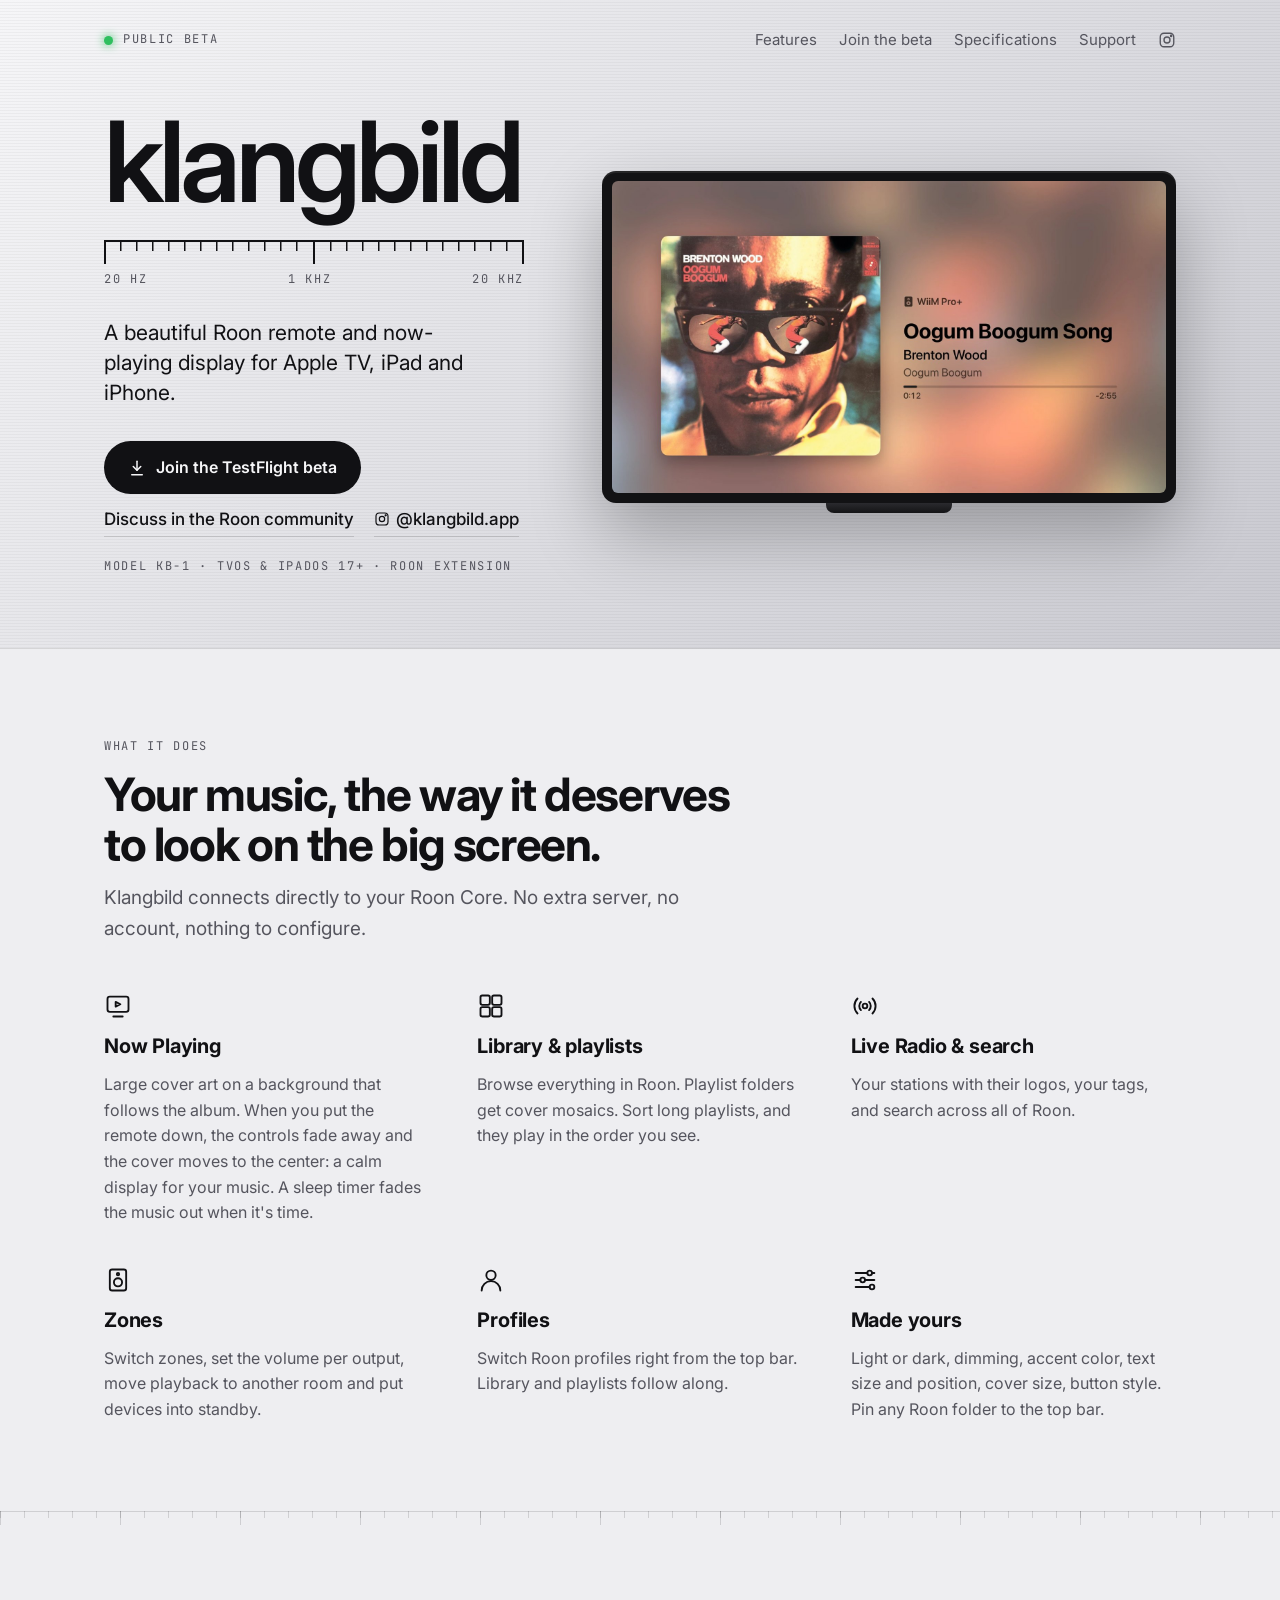
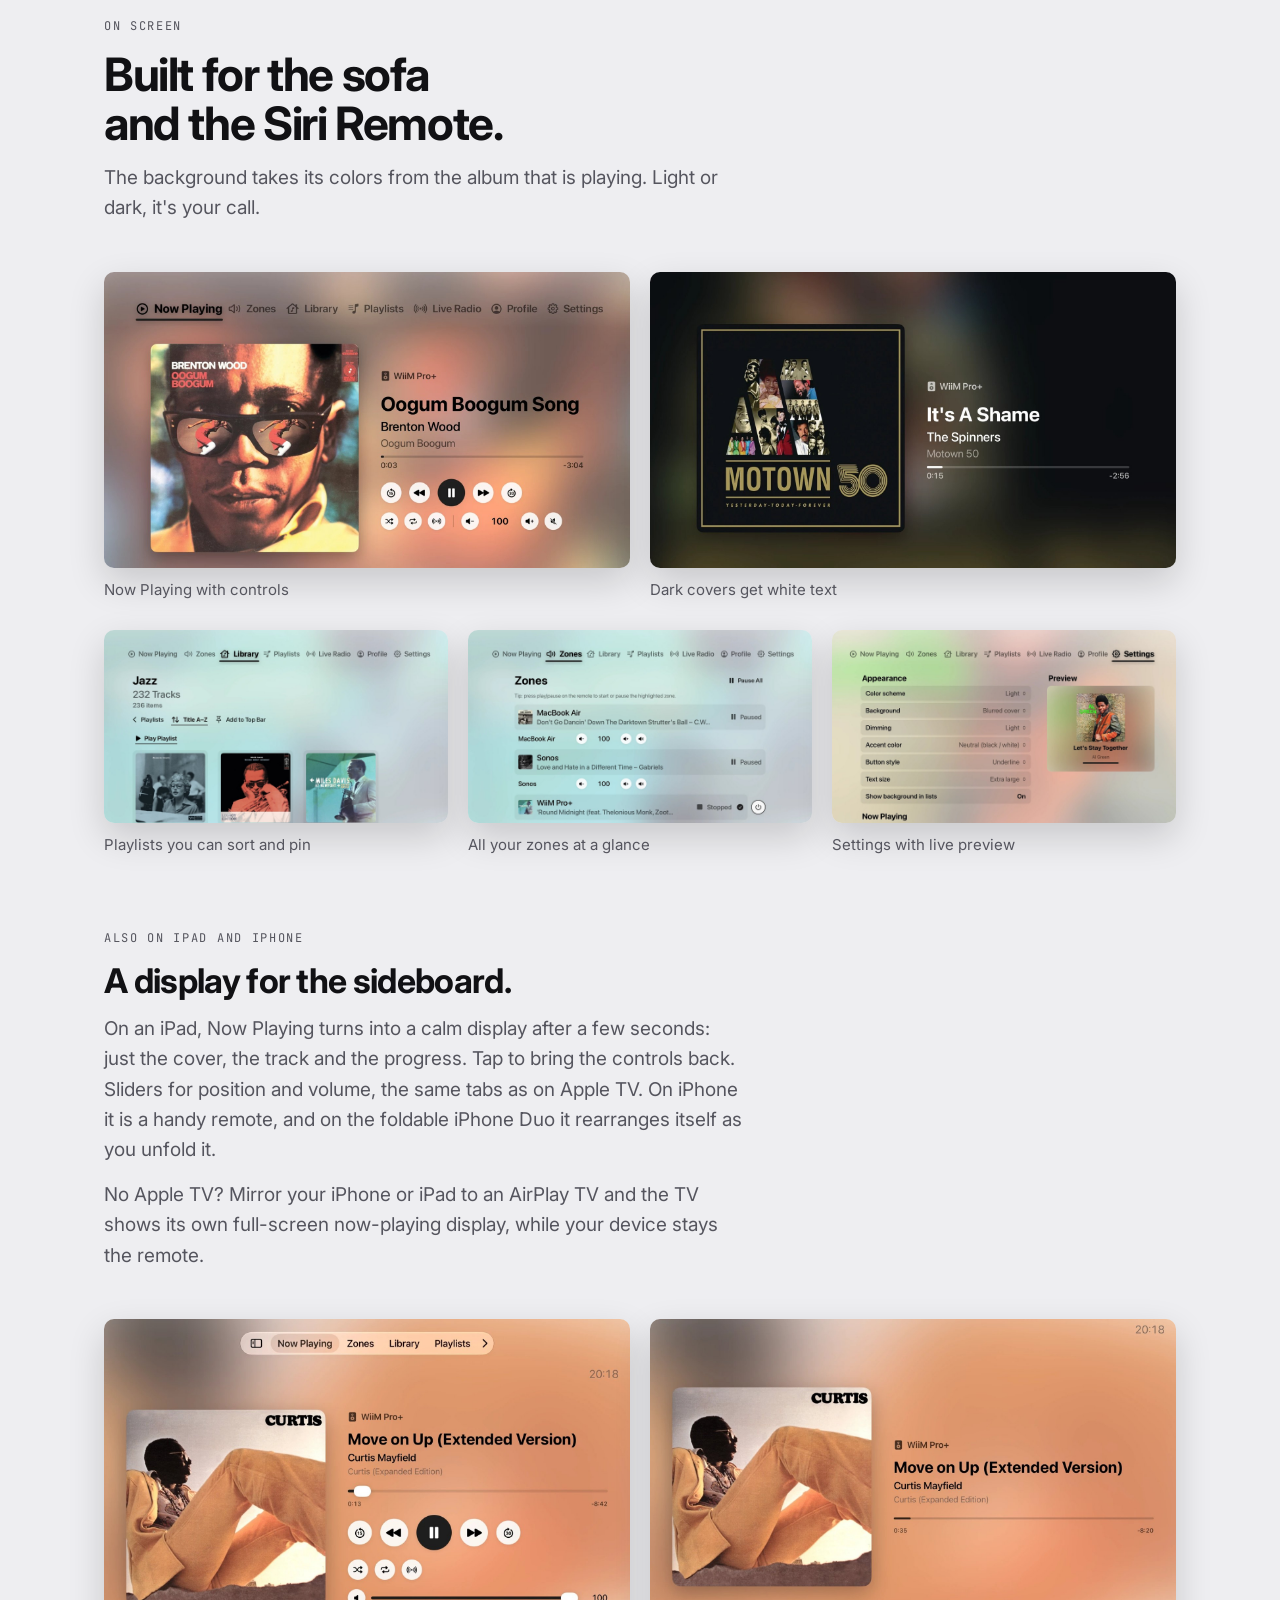
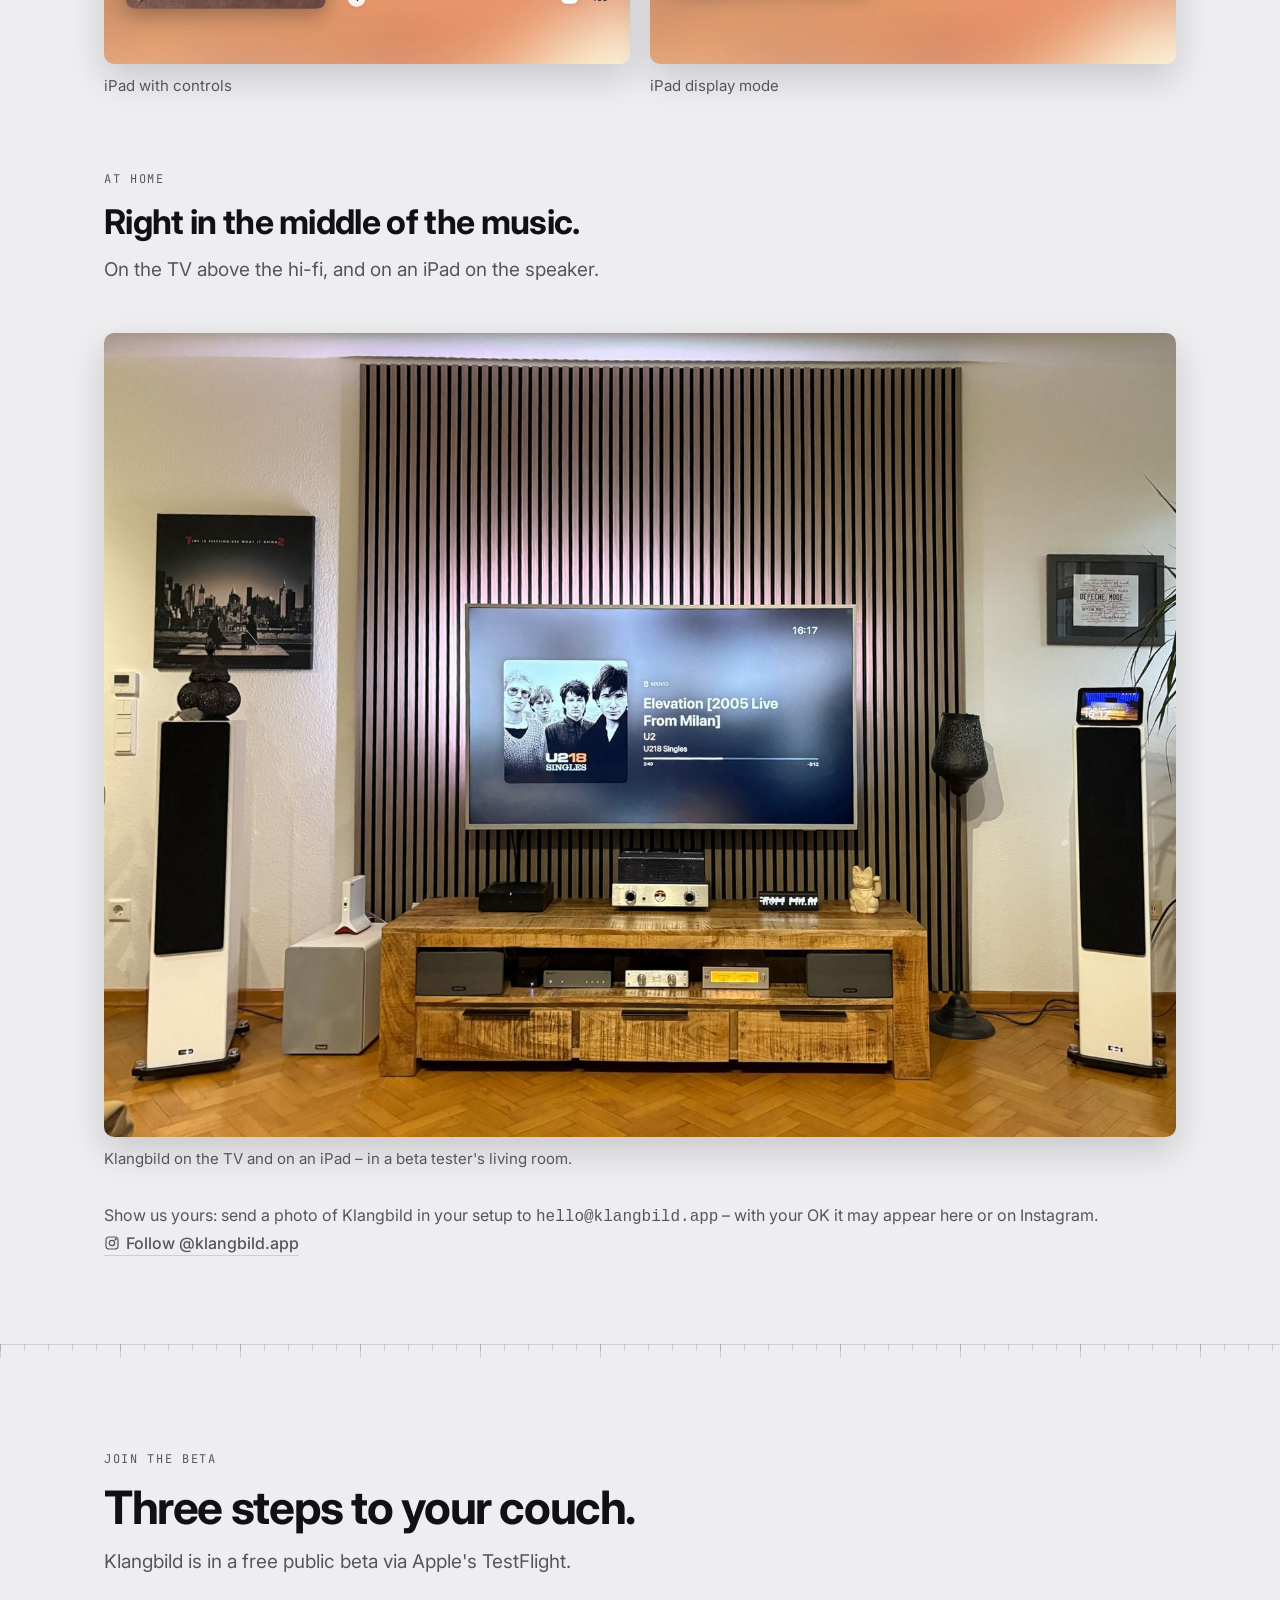
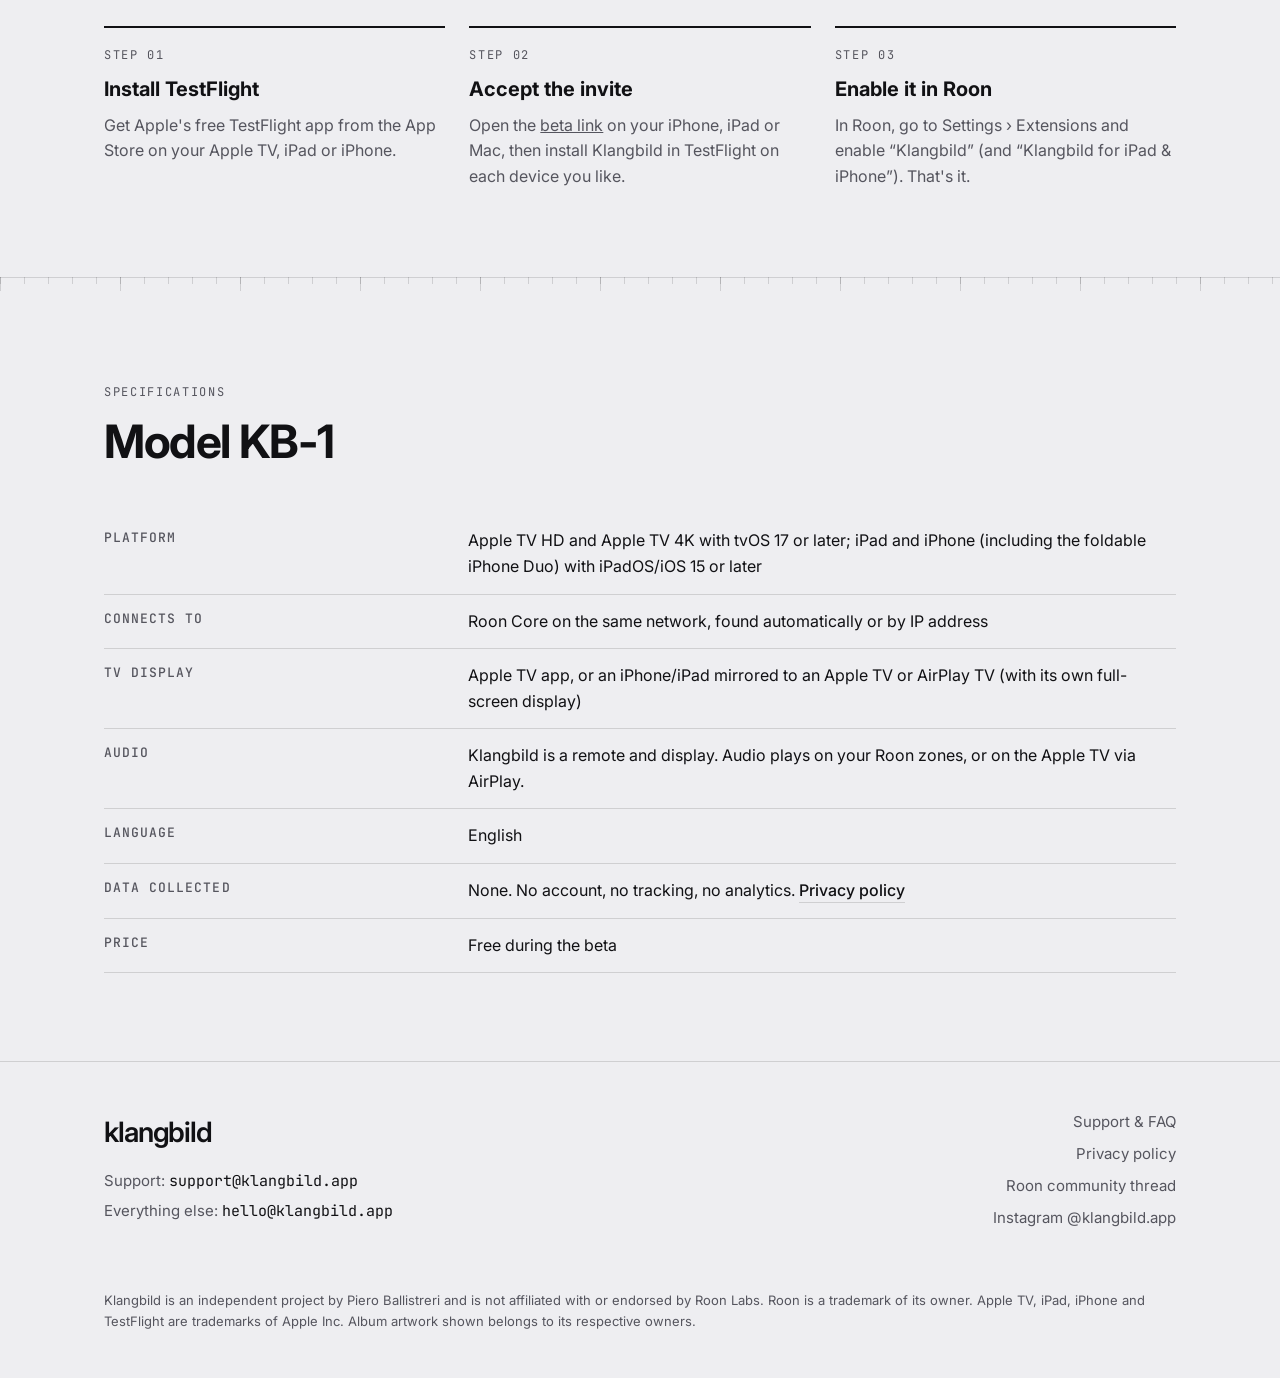
<file: index.html>
<!doctype html>
<html lang="en">
<head>
<meta charset="utf-8">
<meta name="viewport" content="width=device-width, initial-scale=1, viewport-fit=cover">
<title>Klangbild – Roon remote for Apple TV, iPad and iPhone</title>
<meta name="description" content="Klangbild is a beautiful, customizable Roon remote and now-playing display for Apple TV, iPad and iPhone. Free public beta on TestFlight.">
<link rel="canonical" href="https://klangbild.app/">
<meta property="og:title" content="Klangbild – Roon remote for Apple TV, iPad and iPhone">
<meta property="og:description" content="A beautiful Roon remote and now-playing display for Apple TV, iPad and iPhone. Free public beta on TestFlight.">
<meta property="og:image" content="https://klangbild.app/img/og-image.jpg">
<meta property="og:url" content="https://klangbild.app/">
<meta name="twitter:card" content="summary_large_image">
<link rel="icon" type="image/png" href="img/favicon.png">
<link rel="apple-touch-icon" href="img/apple-touch-icon.png">
<link rel="preconnect" href="https://fonts.googleapis.com">
<link rel="preconnect" href="https://fonts.gstatic.com" crossorigin>
<link rel="stylesheet" href="https://fonts.googleapis.com/css2?family=Inter:opsz,wght@14..32,400;14..32,500;14..32,600;14..32,700&family=JetBrains+Mono:wght@400;500&display=swap">
<link rel="stylesheet" href="assets/site.css">
</head>
<body>

<header class="panel">
  <div class="wrap">
    <div class="topbar">
      <span class="label led">Public beta</span>
      <nav aria-label="Main">
        <a href="#features">Features</a>
        <a href="#join">Join the beta</a>
        <a href="#specs">Specifications</a>
        <a href="support/">Support</a>
        <a class="nav-ig" href="https://www.instagram.com/klangbild.app/" aria-label="Instagram @klangbild.app" title="Instagram @klangbild.app"><svg width="18" height="18" viewBox="0 0 24 24" fill="none" stroke="currentColor" stroke-width="1.8" stroke-linecap="round" stroke-linejoin="round" aria-hidden="true"><rect x="3" y="3" width="18" height="18" rx="5"/><circle cx="12" cy="12" r="4"/><circle cx="17.5" cy="6.5" r="0.8" fill="currentColor"/></svg></a>
      </nav>
    </div>

    <div class="hero">
      <div>
        <h1 class="wordmark">klangbild</h1>
        <div class="scale" aria-hidden="true">
          <svg viewBox="0 0 420 26" preserveAspectRatio="none">
            <rect x="0" y="0" width="420" height="2" fill="currentColor"/>
            <g fill="currentColor">
              <rect x="0" y="2" width="2" height="22"/><rect x="209" y="2" width="2" height="22"/><rect x="418" y="2" width="2" height="22"/>
              <rect x="16" y="2" width="1.5" height="9"/><rect x="32" y="2" width="1.5" height="9"/><rect x="48" y="2" width="1.5" height="9"/>
              <rect x="64" y="2" width="1.5" height="9"/><rect x="80" y="2" width="1.5" height="9"/><rect x="96" y="2" width="1.5" height="9"/>
              <rect x="112" y="2" width="1.5" height="9"/><rect x="128" y="2" width="1.5" height="9"/><rect x="144" y="2" width="1.5" height="9"/>
              <rect x="160" y="2" width="1.5" height="9"/><rect x="176" y="2" width="1.5" height="9"/><rect x="192" y="2" width="1.5" height="9"/>
              <rect x="226" y="2" width="1.5" height="9"/><rect x="242" y="2" width="1.5" height="9"/><rect x="258" y="2" width="1.5" height="9"/>
              <rect x="274" y="2" width="1.5" height="9"/><rect x="290" y="2" width="1.5" height="9"/><rect x="306" y="2" width="1.5" height="9"/>
              <rect x="322" y="2" width="1.5" height="9"/><rect x="338" y="2" width="1.5" height="9"/><rect x="354" y="2" width="1.5" height="9"/>
              <rect x="370" y="2" width="1.5" height="9"/><rect x="386" y="2" width="1.5" height="9"/><rect x="402" y="2" width="1.5" height="9"/>
            </g>
          </svg>
          <div class="ends label"><span>20 Hz</span><span>1 kHz</span><span>20 kHz</span></div>
        </div>
        <p class="lede">A beautiful Roon remote and now-playing display for Apple&nbsp;TV, iPad and iPhone.</p>
        <div class="actions">
          <a class="button" href="https://testflight.apple.com/join/qXtEk1jB">
            <svg width="18" height="18" viewBox="0 0 24 24" fill="none" stroke="currentColor" stroke-width="2" stroke-linecap="round" stroke-linejoin="round" aria-hidden="true"><path d="M12 3v12"/><path d="m7 10 5 5 5-5"/><path d="M5 21h14"/></svg>
            Join the TestFlight beta
          </a>
          <a class="link" href="https://community.roonlabs.com/t/klangbild-a-modern-roon-remote-now-playing-display-for-apple-tv-public-beta/326924">Discuss in the Roon community</a>
          <a class="link" href="https://www.instagram.com/klangbild.app/"><svg width="16" height="16" viewBox="0 0 24 24" fill="none" stroke="currentColor" stroke-width="1.8" stroke-linecap="round" stroke-linejoin="round" aria-hidden="true" style="vertical-align:-2px;margin-right:6px"><rect x="3" y="3" width="18" height="18" rx="5"/><circle cx="12" cy="12" r="4"/><circle cx="17.5" cy="6.5" r="0.8" fill="currentColor"/></svg>@klangbild.app</a>
        </div>
        <p class="label model">Model KB-1 · tvOS &amp; iPadOS 17+ · Roon Extension</p>
      </div>

      <div>
        <div class="tv-frame">
          <img src="img/now-playing-display.jpg?v=2026110303" width="1600" height="900" alt="Klangbild on Apple TV: Now Playing as a calm display with album cover, track details and progress">
        </div>
        <div class="tv-stand" aria-hidden="true"></div>
      </div>
    </div>
  </div>
</header>

<main>
  <section id="features">
    <div class="wrap">
      <div class="section-head">
        <span class="label">What it does</span>
        <h2>Your music, the way it deserves to look on the big screen.</h2>
        <p>Klangbild connects directly to your Roon Core. No extra server, no account, nothing to configure.</p>
      </div>
      <div class="features">
        <div class="feature">
          <svg viewBox="0 0 24 24" fill="none" stroke="currentColor" stroke-width="1.6" stroke-linecap="round" stroke-linejoin="round" aria-hidden="true"><rect x="3" y="4" width="18" height="13" rx="2"/><path d="M8 21h8"/><path d="m10 8.5 4 2-4 2z"/></svg>
          <h3>Now Playing</h3>
          <p>Large cover art on a background that follows the album. When you put the remote down, the controls fade away and the cover moves to the center: a calm display for your music. A sleep timer fades the music out when it's time.</p>
        </div>
        <div class="feature">
          <svg viewBox="0 0 24 24" fill="none" stroke="currentColor" stroke-width="1.6" stroke-linecap="round" stroke-linejoin="round" aria-hidden="true"><rect x="3" y="3" width="8" height="8" rx="1.5"/><rect x="13" y="3" width="8" height="8" rx="1.5"/><rect x="3" y="13" width="8" height="8" rx="1.5"/><rect x="13" y="13" width="8" height="8" rx="1.5"/></svg>
          <h3>Library &amp; playlists</h3>
          <p>Browse everything in Roon. Playlist folders get cover mosaics. Sort long playlists, and they play in the order you see.</p>
        </div>
        <div class="feature">
          <svg viewBox="0 0 24 24" fill="none" stroke="currentColor" stroke-width="1.6" stroke-linecap="round" stroke-linejoin="round" aria-hidden="true"><circle cx="12" cy="12" r="2"/><path d="M8.5 15.5a5 5 0 0 1 0-7"/><path d="M15.5 8.5a5 5 0 0 1 0 7"/><path d="M5.6 18.4a9 9 0 0 1 0-12.8"/><path d="M18.4 5.6a9 9 0 0 1 0 12.8"/></svg>
          <h3>Live Radio &amp; search</h3>
          <p>Your stations with their logos, your tags, and search across all of Roon.</p>
        </div>
        <div class="feature">
          <svg viewBox="0 0 24 24" fill="none" stroke="currentColor" stroke-width="1.6" stroke-linecap="round" stroke-linejoin="round" aria-hidden="true"><rect x="5" y="3" width="14" height="18" rx="2"/><circle cx="12" cy="14" r="3.5"/><circle cx="12" cy="7" r="1"/></svg>
          <h3>Zones</h3>
          <p>Switch zones, set the volume per output, move playback to another room and put devices into standby.</p>
        </div>
        <div class="feature">
          <svg viewBox="0 0 24 24" fill="none" stroke="currentColor" stroke-width="1.6" stroke-linecap="round" stroke-linejoin="round" aria-hidden="true"><circle cx="12" cy="8" r="4"/><path d="M4 21a8 8 0 0 1 16 0"/></svg>
          <h3>Profiles</h3>
          <p>Switch Roon profiles right from the top bar. Library and playlists follow along.</p>
        </div>
        <div class="feature">
          <svg viewBox="0 0 24 24" fill="none" stroke="currentColor" stroke-width="1.6" stroke-linecap="round" stroke-linejoin="round" aria-hidden="true"><path d="M4 6h10"/><path d="M18 6h2"/><circle cx="16" cy="6" r="2"/><path d="M4 12h4"/><path d="M12 12h8"/><circle cx="10" cy="12" r="2"/><path d="M4 18h12"/><circle cx="18" cy="18" r="2"/></svg>
          <h3>Made yours</h3>
          <p>Light or dark, dimming, accent color, text size and position, cover size, button style. Pin any Roon folder to the top bar.</p>
        </div>
      </div>
    </div>
  </section>

  <hr class="rule">

  <section aria-labelledby="gallery-title">
    <div class="wrap">
      <div class="section-head">
        <span class="label">On screen</span>
        <h2 id="gallery-title">Built for the sofa and the Siri Remote.</h2>
        <p>The background takes its colors from the album that is playing. Light or dark, it's your call.</p>
      </div>
      <div class="gallery">
        <div class="row two">
          <figure>
            <img src="img/now-playing-controls.jpg?v=2026110303" width="1600" height="900" loading="lazy" alt="Now Playing with top bar and playback controls">
            <figcaption>Now Playing with controls</figcaption>
          </figure>
          <figure>
            <img src="img/now-playing-display-2.jpg?v=2026110303" width="1600" height="900" loading="lazy" alt="Display mode with a dark cover: white text on a dark background">
            <figcaption>Dark covers get white text</figcaption>
          </figure>
        </div>
        <div class="row three">
          <figure>
            <img src="img/library.jpg?v=2026110303" width="1600" height="900" loading="lazy" alt="A jazz playlist sorted by title, with Back, Sort and Add to Top Bar above the album covers">
            <figcaption>Playlists you can sort and pin</figcaption>
          </figure>
          <figure>
            <img src="img/zones.jpg?v=2026110303" width="1600" height="900" loading="lazy" alt="Zones: three zones with playback state, volume controls and a standby button">
            <figcaption>All your zones at a glance</figcaption>
          </figure>
          <figure>
            <img src="img/settings.jpg?v=2026110303" width="1600" height="900" loading="lazy" alt="Settings: appearance options such as color scheme, background, accent color, button style and text size, with a live preview">
            <figcaption>Settings with live preview</figcaption>
          </figure>
        </div>
      </div>
      <div class="section-head ipad-head">
        <span class="label">Also on iPad and iPhone</span>
        <h3>A display for the sideboard.</h3>
        <p>On an iPad, Now Playing turns into a calm display after a few seconds: just the cover, the track and the progress. Tap to bring the controls back. Sliders for position and volume, the same tabs as on Apple TV. On iPhone it is a handy remote, and on the foldable iPhone Duo it rearranges itself as you unfold it.</p>
        <p>No Apple TV? Mirror your iPhone or iPad to an AirPlay TV and the TV shows its own full-screen now-playing display, while your device stays the remote.</p>
      </div>
      <div class="gallery">
        <div class="row two ipad">
          <figure>
            <img src="img/ipad-now-playing.jpg?v=2026110401" width="1600" height="1050" loading="lazy" alt="Klangbild on iPad: Now Playing with tab bar, sliders and playback controls">
            <figcaption>iPad with controls</figcaption>
          </figure>
          <figure>
            <img src="img/ipad-display-mode.jpg?v=2026110401" width="1600" height="1050" loading="lazy" alt="Klangbild on iPad in display mode: cover, title, artist and a slim progress line">
            <figcaption>iPad display mode</figcaption>
          </figure>
        </div>
      </div>
      <div class="section-head ipad-head">
        <span class="label">At home</span>
        <h3>Right in the middle of the music.</h3>
        <p>On the TV above the hi-fi, and on an iPad on the speaker.</p>
      </div>
      <div class="gallery">
        <figure class="home-photo">
          <img src="img/living-room.jpg?v=2026110902" width="1600" height="1200" loading="lazy" alt="A living room with a hi-fi system: Klangbild shows U2 on the TV above the rack, and an iPad with Klangbild stands on one of the speakers">
          <figcaption>Klangbild on the TV and on an iPad &ndash; in a beta tester's living room.</figcaption>
        </figure>
        <p class="share-setup">Show us yours: send a photo of Klangbild in your setup to <code>hello@klangbild.app</code> &ndash; with your OK it may appear here or on Instagram. <a class="link" href="https://www.instagram.com/klangbild.app/"><svg width="16" height="16" viewBox="0 0 24 24" fill="none" stroke="currentColor" stroke-width="1.8" stroke-linecap="round" stroke-linejoin="round" aria-hidden="true" style="vertical-align:-2px;margin-right:6px"><rect x="3" y="3" width="18" height="18" rx="5"/><circle cx="12" cy="12" r="4"/><circle cx="17.5" cy="6.5" r="0.8" fill="currentColor"/></svg>Follow @klangbild.app</a></p>
      </div>
    </div>
  </section>

  <hr class="rule">

  <section id="join">
    <div class="wrap">
      <div class="section-head">
        <span class="label">Join the beta</span>
        <h2>Three steps to your couch.</h2>
        <p>Klangbild is in a free public beta via Apple's TestFlight.</p>
      </div>
      <div class="steps">
        <div class="step">
          <span class="label">Step</span>
          <h3>Install TestFlight</h3>
          <p>Get Apple's free TestFlight app from the App Store on your Apple TV, iPad or iPhone.</p>
        </div>
        <div class="step">
          <span class="label">Step</span>
          <h3>Accept the invite</h3>
          <p>Open the <a href="https://testflight.apple.com/join/qXtEk1jB">beta link</a> on your iPhone, iPad or Mac, then install Klangbild in TestFlight on each device you like.</p>
        </div>
        <div class="step">
          <span class="label">Step</span>
          <h3>Enable it in Roon</h3>
          <p>In Roon, go to Settings › Extensions and enable “Klangbild” (and “Klangbild for iPad &amp; iPhone”). That's it.</p>
        </div>
      </div>
    </div>
  </section>

  <hr class="rule">

  <section id="specs">
    <div class="wrap">
      <div class="section-head">
        <span class="label">Specifications</span>
        <h2>Model KB-1</h2>
      </div>
      <div class="specs-wrap">
        <table class="specs">
          <tbody>
            <tr><th scope="row">Platform</th><td>Apple TV HD and Apple TV 4K with tvOS 17 or later; iPad and iPhone (including the foldable iPhone Duo) with iPadOS/iOS 15 or later</td></tr>
            <tr><th scope="row">Connects to</th><td>Roon Core on the same network, found automatically or by IP address</td></tr>
            <tr><th scope="row">TV display</th><td>Apple TV app, or an iPhone/iPad mirrored to an Apple TV or AirPlay TV (with its own full-screen display)</td></tr>
            <tr><th scope="row">Audio</th><td>Klangbild is a remote and display. Audio plays on your Roon zones, or on the Apple TV via AirPlay.</td></tr>
            <tr><th scope="row">Language</th><td>English</td></tr>
            <tr><th scope="row">Data collected</th><td>None. No account, no tracking, no analytics. <a class="link" href="privacy/">Privacy policy</a></td></tr>
            <tr><th scope="row">Price</th><td>Free during the beta</td></tr>
          </tbody>
        </table>
      </div>
    </div>
  </section>
</main>

<footer>
  <div class="wrap">
    <div>
      <div class="footer-mark">klangbild</div>
      <div class="contact">
        <span>Support: <code>support@klangbild.app</code></span>
        <span>Everything else: <code>hello@klangbild.app</code></span>
      </div>
    </div>
    <div class="footer-links">
      <a href="support/">Support &amp; FAQ</a>
      <a href="privacy/">Privacy policy</a>
      <a href="https://community.roonlabs.com/t/klangbild-a-modern-roon-remote-now-playing-display-for-apple-tv-public-beta/326924">Roon community thread</a>
      <a href="https://www.instagram.com/klangbild.app/">Instagram @klangbild.app</a>
    </div>
    <p class="fine">Klangbild is an independent project by Piero Ballistreri and is not affiliated with or endorsed by Roon Labs. Roon is a trademark of its owner. Apple TV, iPad, iPhone and TestFlight are trademarks of Apple Inc. Album artwork shown belongs to its respective owners.</p>
  </div>
</footer>

</body>
</html>
</file>
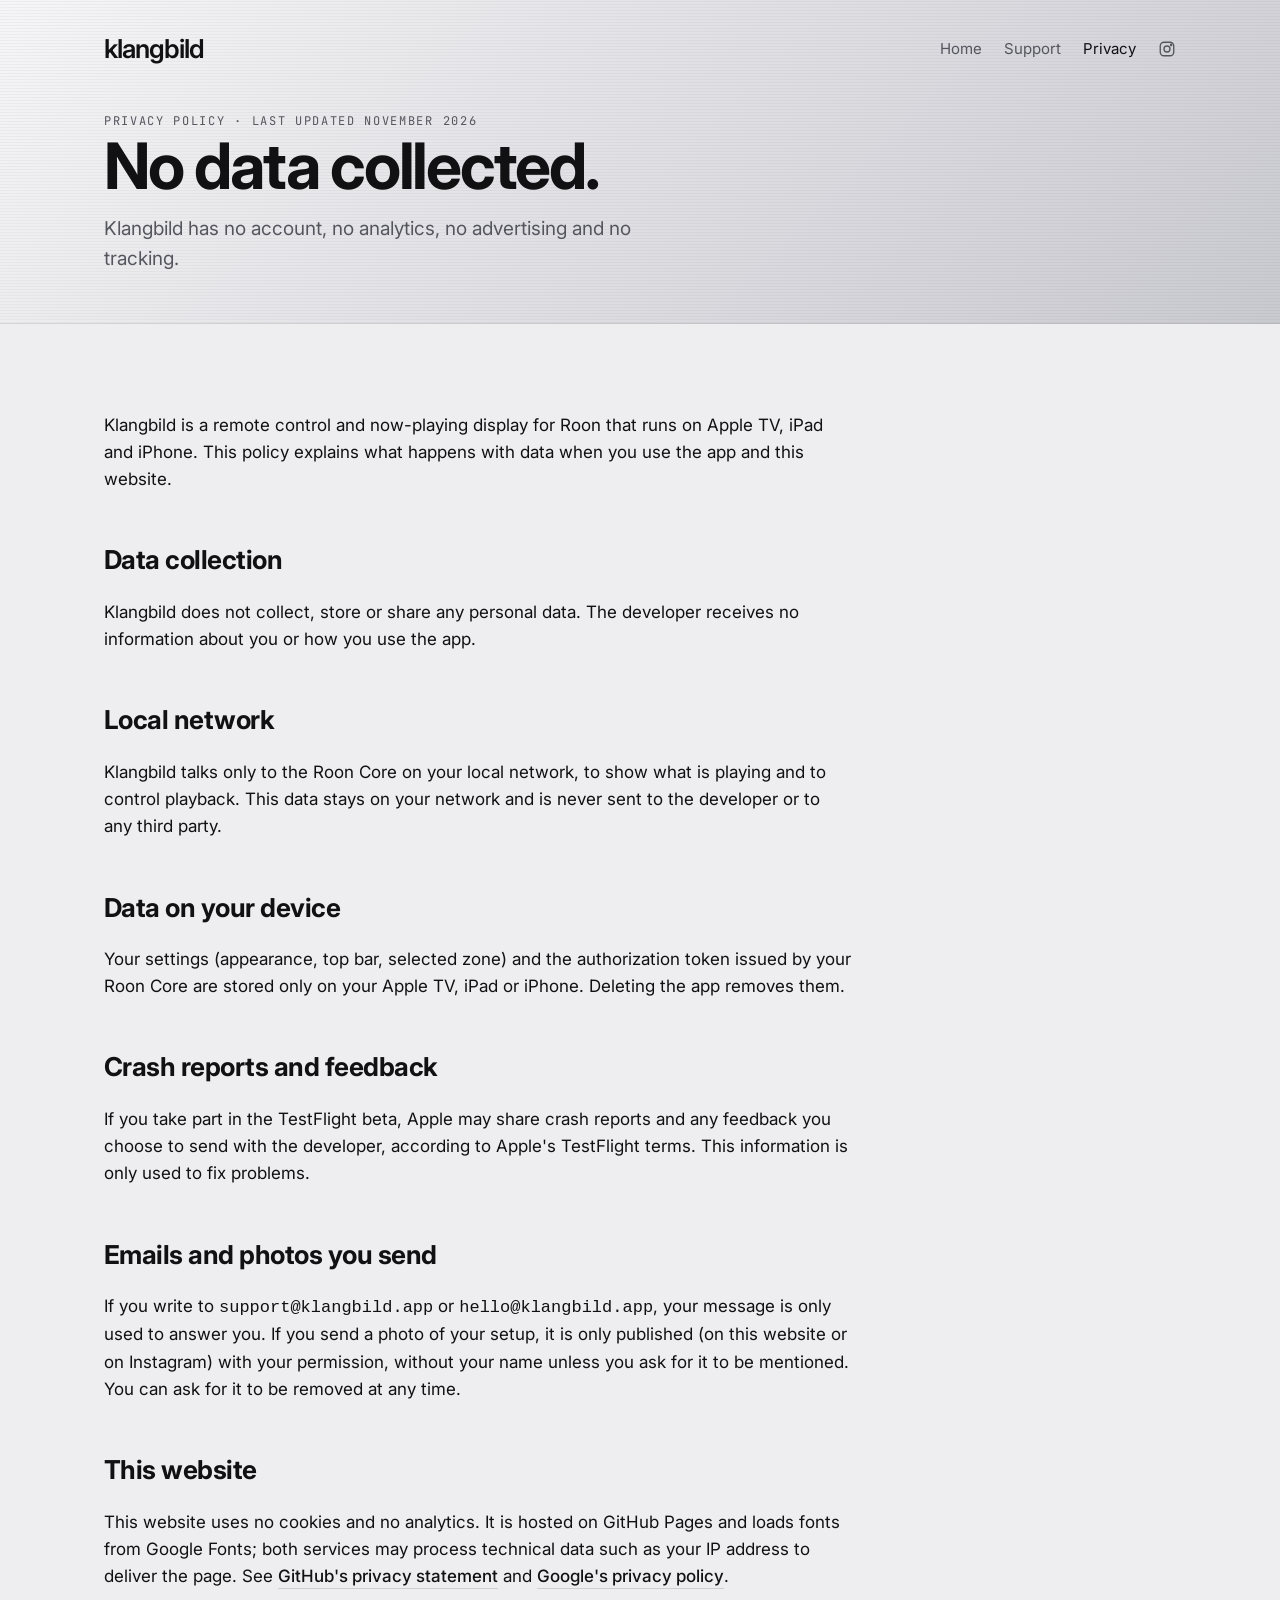
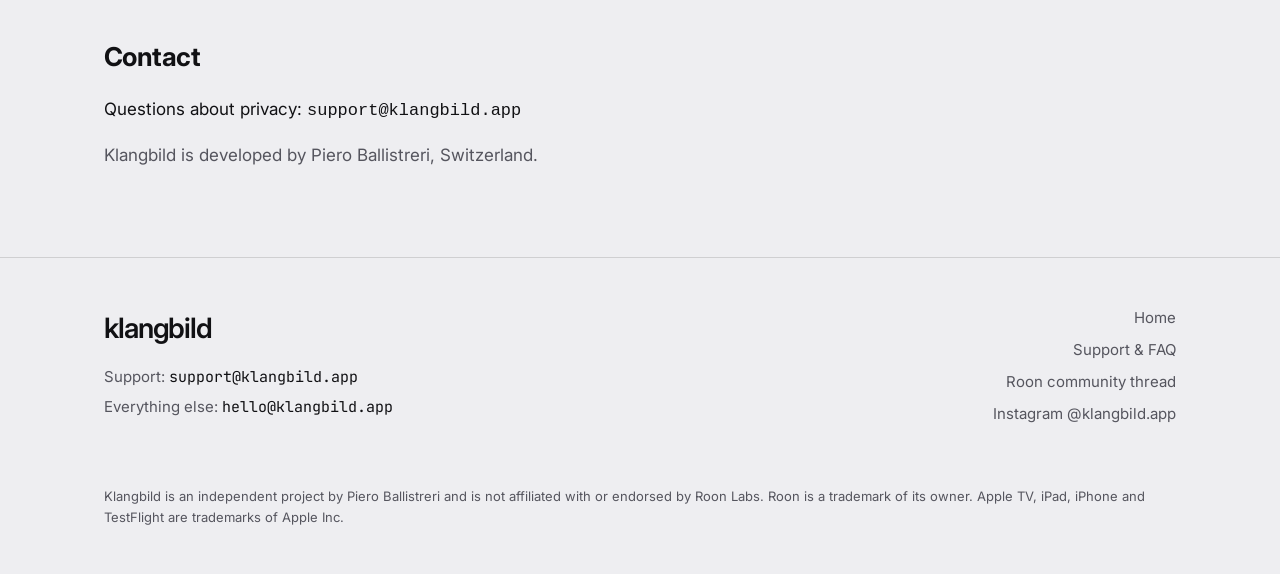
<file: privacy/index.html>
<!doctype html>
<html lang="en">
<head>
<meta charset="utf-8">
<meta name="viewport" content="width=device-width, initial-scale=1, viewport-fit=cover">
<title>Klangbild Privacy Policy</title>
<meta name="description" content="Klangbild does not collect any personal data.">
<link rel="canonical" href="https://klangbild.app/privacy/">
<link rel="icon" type="image/png" href="../img/favicon.png">
<link rel="apple-touch-icon" href="../img/apple-touch-icon.png">
<link rel="preconnect" href="https://fonts.googleapis.com">
<link rel="preconnect" href="https://fonts.gstatic.com" crossorigin>
<link rel="stylesheet" href="https://fonts.googleapis.com/css2?family=Inter:opsz,wght@14..32,400;14..32,500;14..32,600;14..32,700&family=JetBrains+Mono:wght@400;500&display=swap">
<link rel="stylesheet" href="../assets/site.css">
</head>
<body>

<header class="panel compact">
  <div class="wrap">
    <div class="topbar">
      <a class="home mini-mark" href="../">klangbild</a>
      <nav aria-label="Main">
        <a href="../">Home</a>
        <a href="../support/">Support</a>
        <a href="./" aria-current="page">Privacy</a>
        <a class="nav-ig" href="https://www.instagram.com/klangbild.app/" aria-label="Instagram @klangbild.app" title="Instagram @klangbild.app"><svg width="18" height="18" viewBox="0 0 24 24" fill="none" stroke="currentColor" stroke-width="1.8" stroke-linecap="round" stroke-linejoin="round" aria-hidden="true"><rect x="3" y="3" width="18" height="18" rx="5"/><circle cx="12" cy="12" r="4"/><circle cx="17.5" cy="6.5" r="0.8" fill="currentColor"/></svg></a>
      </nav>
    </div>
    <div>
      <span class="label">Privacy policy · Last updated November 2026</span>
      <h1 class="page-title">No data collected.</h1>
      <p class="page-lede">Klangbild has no account, no analytics, no advertising and no tracking.</p>
    </div>
  </div>
</header>

<main>
  <section>
    <div class="wrap">
      <div class="prose">
        <p>Klangbild is a remote control and now-playing display for Roon that runs on Apple TV, iPad and iPhone. This policy explains what happens with data when you use the app and this website.</p>

        <h2>Data collection</h2>
        <p>Klangbild does not collect, store or share any personal data. The developer receives no information about you or how you use the app.</p>

        <h2>Local network</h2>
        <p>Klangbild talks only to the Roon Core on your local network, to show what is playing and to control playback. This data stays on your network and is never sent to the developer or to any third party.</p>

        <h2>Data on your device</h2>
        <p>Your settings (appearance, top bar, selected zone) and the authorization token issued by your Roon Core are stored only on your Apple TV, iPad or iPhone. Deleting the app removes them.</p>

        <h2>Crash reports and feedback</h2>
        <p>If you take part in the TestFlight beta, Apple may share crash reports and any feedback you choose to send with the developer, according to Apple's TestFlight terms. This information is only used to fix problems.</p>

        <h2>Emails and photos you send</h2>
        <p>If you write to <code>support@klangbild.app</code> or <code>hello@klangbild.app</code>, your message is only used to answer you. If you send a photo of your setup, it is only published (on this website or on Instagram) with your permission, without your name unless you ask for it to be mentioned. You can ask for it to be removed at any time.</p>

        <h2>This website</h2>
        <p>This website uses no cookies and no analytics. It is hosted on GitHub Pages and loads fonts from Google Fonts; both services may process technical data such as your IP address to deliver the page. See <a class="link" href="https://docs.github.com/en/site-policy/privacy-policies/github-general-privacy-statement">GitHub's privacy statement</a> and <a class="link" href="https://policies.google.com/privacy">Google's privacy policy</a>.</p>

        <h2>Contact</h2>
        <p>Questions about privacy: <code>support@klangbild.app</code></p>
        <p class="muted">Klangbild is developed by Piero Ballistreri, Switzerland.</p>
      </div>
    </div>
  </section>
</main>

<footer>
  <div class="wrap">
    <div>
      <div class="footer-mark">klangbild</div>
      <div class="contact">
        <span>Support: <code>support@klangbild.app</code></span>
        <span>Everything else: <code>hello@klangbild.app</code></span>
      </div>
    </div>
    <div class="footer-links">
      <a href="../">Home</a>
      <a href="../support/">Support &amp; FAQ</a>
      <a href="https://community.roonlabs.com/t/klangbild-a-modern-roon-remote-now-playing-display-for-apple-tv-public-beta/326924">Roon community thread</a>
      <a href="https://www.instagram.com/klangbild.app/">Instagram @klangbild.app</a>
    </div>
    <p class="fine">Klangbild is an independent project by Piero Ballistreri and is not affiliated with or endorsed by Roon Labs. Roon is a trademark of its owner. Apple TV, iPad, iPhone and TestFlight are trademarks of Apple Inc.</p>
  </div>
</footer>

</body>
</html>
</file>
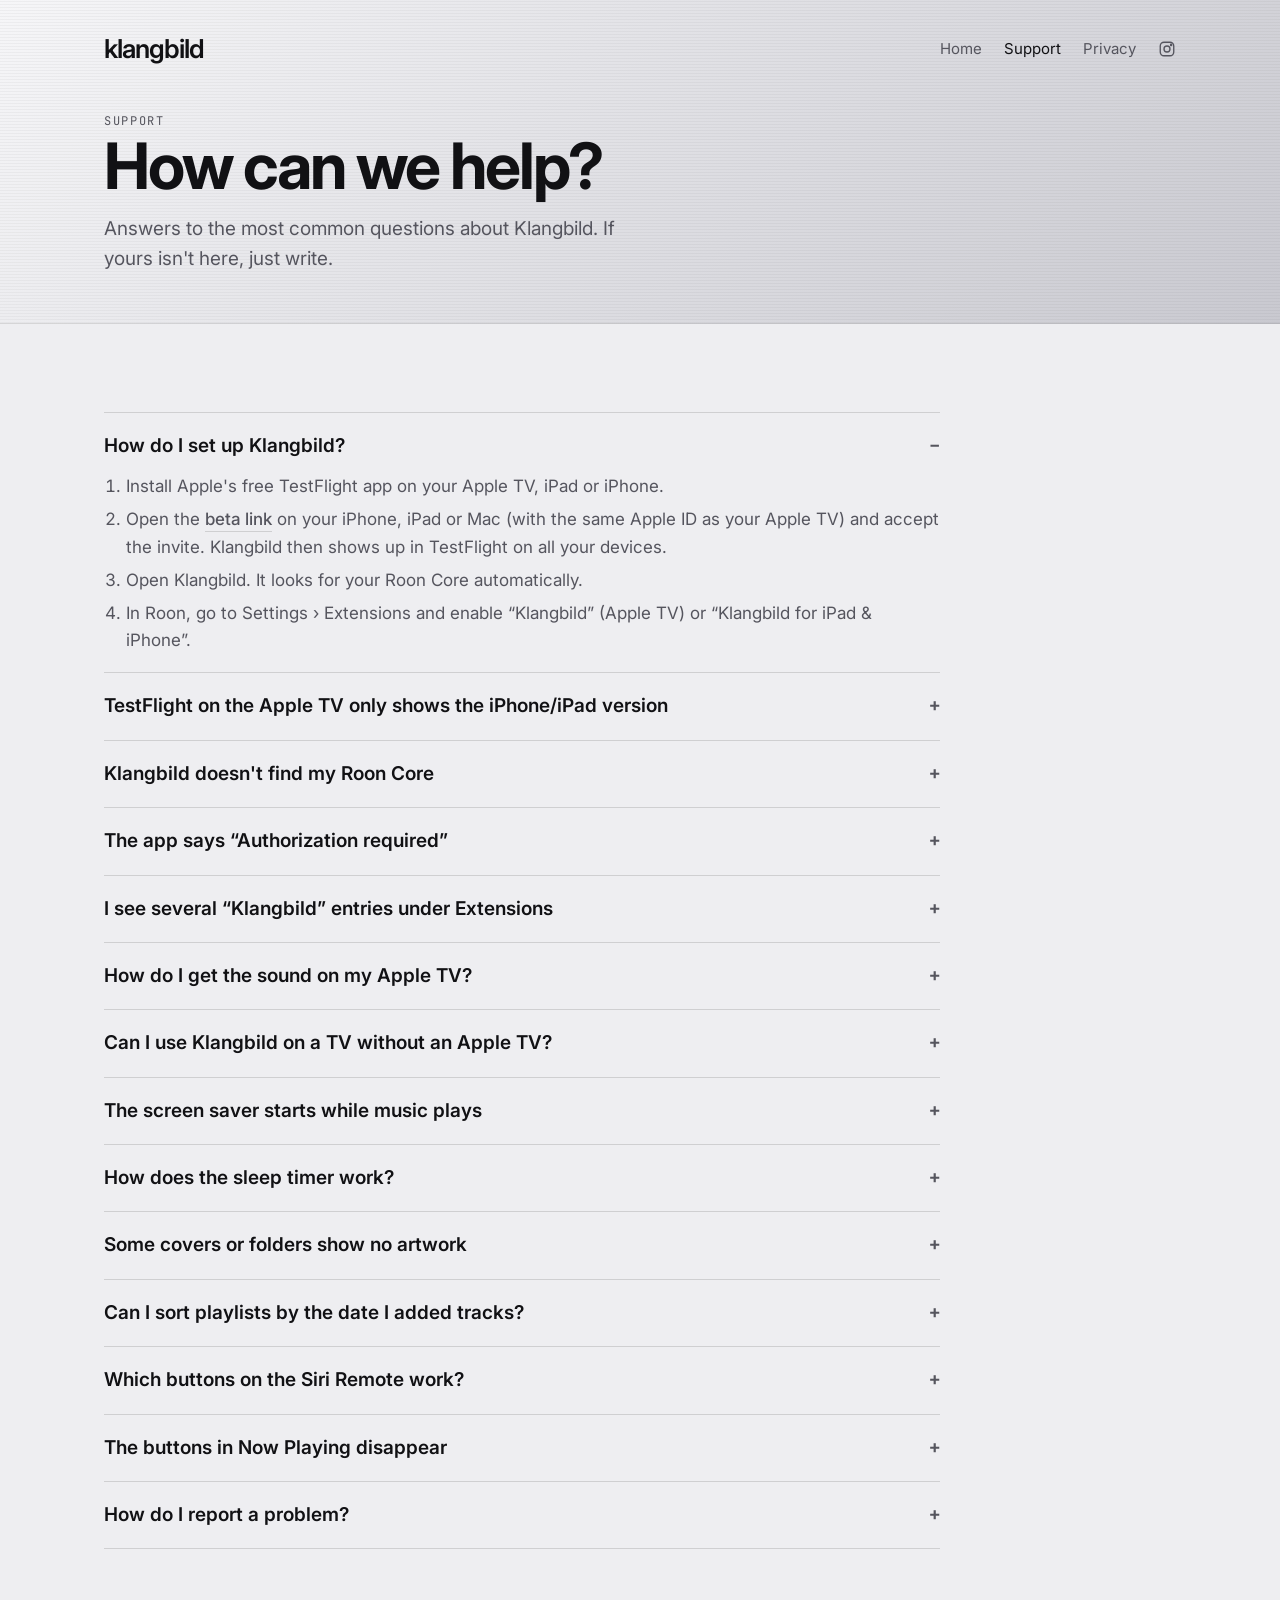
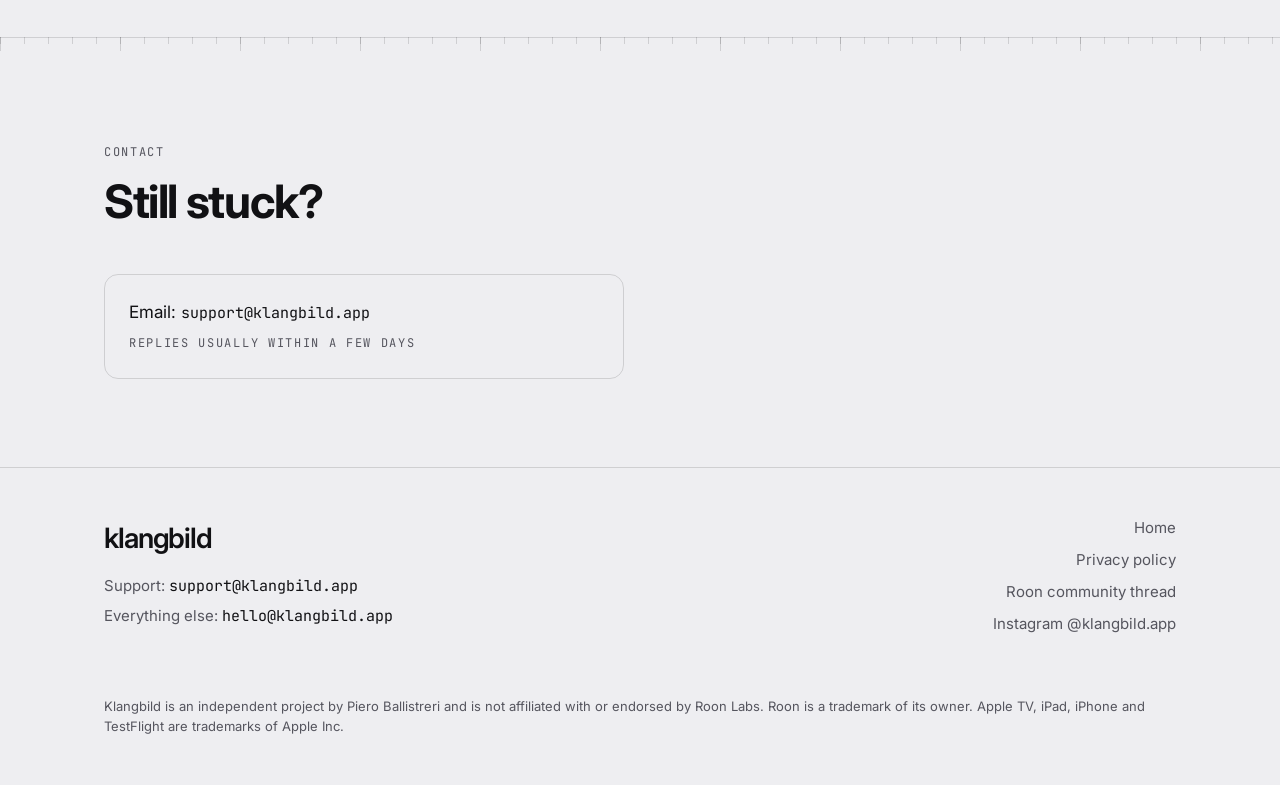
<file: support/index.html>
<!doctype html>
<html lang="en">
<head>
<meta charset="utf-8">
<meta name="viewport" content="width=device-width, initial-scale=1, viewport-fit=cover">
<title>Klangbild Support</title>
<meta name="description" content="Help for Klangbild, the Roon remote for Apple TV: setup, common questions and contact.">
<link rel="canonical" href="https://klangbild.app/support/">
<link rel="icon" type="image/png" href="../img/favicon.png">
<link rel="apple-touch-icon" href="../img/apple-touch-icon.png">
<link rel="preconnect" href="https://fonts.googleapis.com">
<link rel="preconnect" href="https://fonts.gstatic.com" crossorigin>
<link rel="stylesheet" href="https://fonts.googleapis.com/css2?family=Inter:opsz,wght@14..32,400;14..32,500;14..32,600;14..32,700&family=JetBrains+Mono:wght@400;500&display=swap">
<link rel="stylesheet" href="../assets/site.css">
</head>
<body>

<header class="panel compact">
  <div class="wrap">
    <div class="topbar">
      <a class="home mini-mark" href="../">klangbild</a>
      <nav aria-label="Main">
        <a href="../">Home</a>
        <a href="./" aria-current="page">Support</a>
        <a href="../privacy/">Privacy</a>
        <a class="nav-ig" href="https://www.instagram.com/klangbild.app/" aria-label="Instagram @klangbild.app" title="Instagram @klangbild.app"><svg width="18" height="18" viewBox="0 0 24 24" fill="none" stroke="currentColor" stroke-width="1.8" stroke-linecap="round" stroke-linejoin="round" aria-hidden="true"><rect x="3" y="3" width="18" height="18" rx="5"/><circle cx="12" cy="12" r="4"/><circle cx="17.5" cy="6.5" r="0.8" fill="currentColor"/></svg></a>
      </nav>
    </div>
    <div>
      <span class="label">Support</span>
      <h1 class="page-title">How can we help?</h1>
      <p class="page-lede">Answers to the most common questions about Klangbild. If yours isn't here, just write.</p>
    </div>
  </div>
</header>

<main>
  <section>
    <div class="wrap">
      <div class="faq">
        <details open>
          <summary>How do I set up Klangbild?</summary>
          <div class="answer">
            <ol>
              <li>Install Apple's free TestFlight app on your Apple TV, iPad or iPhone.</li>
              <li>Open the <a class="link" href="https://testflight.apple.com/join/qXtEk1jB">beta link</a> on your iPhone, iPad or Mac (with the same Apple ID as your Apple TV) and accept the invite. Klangbild then shows up in TestFlight on all your devices.</li>
              <li>Open Klangbild. It looks for your Roon Core automatically.</li>
              <li>In Roon, go to Settings › Extensions and enable “Klangbild” (Apple TV) or “Klangbild for iPad &amp; iPhone”.</li>
            </ol>
          </div>
        </details>
        <details>
          <summary>TestFlight on the Apple TV only shows the iPhone/iPad version</summary>
          <div class="answer">
            <ul>
              <li>Force-quit TestFlight on the Apple TV (press the TV button twice, swipe TestFlight up) and open it again. TestFlight then offers the Apple TV version.</li>
              <li>Check that the Apple TV uses the same Apple ID that accepted the invite (Settings › Users and Accounts) and runs tvOS 17 or later (Settings › General › About).</li>
              <li>Still missing? In TestFlight on your iPhone, open Klangbild, tap “Stop Testing” and join again via the beta link.</li>
            </ul>
          </div>
        </details>
        <details>
          <summary>Klangbild doesn't find my Roon Core</summary>
          <div class="answer">
            <ul>
              <li>Make sure the Apple TV and the Roon Core are on the same network (not a guest network).</li>
              <li>Allow local network access: on the Apple TV, open Settings › Privacy &amp; Security › Local Network and turn on Klangbild. On iPhone and iPad: Settings › Apps › Klangbild › Local Network.</li>
              <li>Enter the Core's IP address on Klangbild's connection screen. You find it in Roon under Settings › General. The port is detected automatically (usually 9330).</li>
            </ul>
          </div>
        </details>
        <details>
          <summary>The app says “Authorization required”</summary>
          <div class="answer">
            <p>Roon asks you to approve every new extension once. Open Roon on another device, go to Settings › Extensions and enable “Klangbild” (Apple TV) or “Klangbild for iPad &amp; iPhone” (publisher: Piero Ballistreri). Klangbild connects as soon as you have done this.</p>
            <p>Using Roon on the same iPhone or iPad? Switch to the Roon app and enable it within about 30 seconds, then come back – or enable it on another device while Klangbild stays open.</p>
          </div>
        </details>
        <details>
          <summary>I see several “Klangbild” entries under Extensions</summary>
          <div class="answer">
            <p>Roon creates an entry each time Klangbild starts before it has been enabled. Enable one of them and remove the others. Older entries named “com.example.klangbild” come from early beta builds and can be removed.</p>
          </div>
        </details>
        <details>
          <summary>How do I get the sound on my Apple TV?</summary>
          <div class="answer">
            <p>Klangbild is a remote and display. To play audio through the Apple TV, enable it as an AirPlay zone in Roon under Settings › Audio, then pick that zone in Klangbild.</p>
          </div>
        </details>
        <details>
          <summary>Can I use Klangbild on a TV without an Apple TV?</summary>
          <div class="answer">
            <p>Yes. Start Klangbild on your iPhone or iPad and mirror it to an AirPlay TV (Control Center › Screen Mirroring). The TV then shows its own full-screen now-playing display – cover, track, progress and clock – while your device stays the remote. This also works with an Apple TV as the AirPlay receiver.</p>
          </div>
        </details>
        <details>
          <summary>The screen saver starts while music plays</summary>
          <div class="answer">
            <p>Set Settings › Behavior › Keep Screen On to “During Playback” (the screen stays on while music plays) or “Always” (as long as Klangbild is open). If you were browsing in another tab, Settings › Behavior › Return to “Now Playing” brings you back there after a while without input.</p>
          </div>
        </details>
        <details>
          <summary>How does the sleep timer work?</summary>
          <div class="answer">
            <p>Tap the moon button next to Shuffle and pick a duration or “End of Track”. Klangbild fades the music out, pauses the zone and sets the volume back. Roon has no sleep timer of its own for extensions, so it runs in the app: keep Klangbild open and the screen on (Settings › Behavior › Keep Screen On) – if the Apple TV goes to sleep, the timer stops too.</p>
          </div>
        </details>
        <details>
          <summary>Some covers or folders show no artwork</summary>
          <div class="answer">
            <p>Klangbild shows the artwork Roon provides. Playlists and folders get a mosaic of the covers they contain. If Roon has no image for an album, a neutral placeholder appears.</p>
          </div>
        </details>
        <details>
          <summary>Can I sort playlists by the date I added tracks?</summary>
          <div class="answer">
            <p>Roon's interface for extensions doesn't share when a track was added. “Newest first” therefore reverses the playlist order, which puts recently added tracks on top in most playlists. You can also sort by title or artist.</p>
            <p>A sorted playlist plays in the order you see: “Play From Here” continues with the tracks below the one you picked.</p>
          </div>
        </details>
        <details>
          <summary>Which buttons on the Siri Remote work?</summary>
          <div class="answer">
            <p>Play/pause works everywhere in the app and controls the current zone; in Zones it controls the highlighted zone. Live radio is stopped, since most streams can't be paused.</p>
            <p>The volume and mute buttons always control your TV or receiver. tvOS doesn't pass them on to apps, so use the volume buttons in Now Playing or Zones to change the volume in Roon.</p>
          </div>
        </details>
        <details>
          <summary>The buttons in Now Playing disappear</summary>
          <div class="answer">
            <p>That's the display mode: after 10 seconds without input, the controls and the top bar fade out and the track info gets bigger. A click (Apple TV) or tap (iPad/iPhone) brings them back; left/right or a swipe skips tracks. Change the delay or turn it off in Settings › Display Mode › Hide Buttons. There you'll also find “Larger Text” and “Burn-in Protection”.</p>
          </div>
        </details>
        <details>
          <summary>How do I report a problem?</summary>
          <div class="answer">
            <p>These details help a lot:</p>
            <ul>
              <li>A photo of the screen</li>
              <li>A photo or screenshot of Settings › Help &amp; Diagnostics › Event Log in Klangbild, taken right after the problem</li>
              <li>Your Roon version, your device (Apple TV, iPad or iPhone) and its system version</li>
            </ul>
            <p>Send them via “Send Feedback” in TestFlight, by email, or in the <a class="link" href="https://community.roonlabs.com/t/klangbild-a-modern-roon-remote-now-playing-display-for-apple-tv-public-beta/326924">Roon community thread</a>.</p>
          </div>
        </details>
      </div>
    </div>
  </section>

  <hr class="rule">

  <section>
    <div class="wrap">
      <div class="section-head">
        <span class="label">Contact</span>
        <h2>Still stuck?</h2>
      </div>
      <div class="contact-card">
        <span>Email: <code>support@klangbild.app</code></span>
        <span class="label">Replies usually within a few days</span>
      </div>
    </div>
  </section>
</main>

<footer>
  <div class="wrap">
    <div>
      <div class="footer-mark">klangbild</div>
      <div class="contact">
        <span>Support: <code>support@klangbild.app</code></span>
        <span>Everything else: <code>hello@klangbild.app</code></span>
      </div>
    </div>
    <div class="footer-links">
      <a href="../">Home</a>
      <a href="../privacy/">Privacy policy</a>
      <a href="https://community.roonlabs.com/t/klangbild-a-modern-roon-remote-now-playing-display-for-apple-tv-public-beta/326924">Roon community thread</a>
      <a href="https://www.instagram.com/klangbild.app/">Instagram @klangbild.app</a>
    </div>
    <p class="fine">Klangbild is an independent project by Piero Ballistreri and is not affiliated with or endorsed by Roon Labs. Roon is a trademark of its owner. Apple TV, iPad, iPhone and TestFlight are trademarks of Apple Inc.</p>
  </div>
</footer>

</body>
</html>
</file>
<file: assets/site.css>
/* Klangbild website.
   Layout: a hi-fi front panel. Brushed-aluminium header with the wordmark and a frequency scale,
   then a calm single column; sections are separated by scale rules, specs set like a data sheet. */
:root {
  --bg: #eeeef1;
  --panel-hi: #f6f6f8;
  --panel-lo: #c9c9d0;
  --ink: #111114;
  --ink-soft: #55555e;
  --line: rgba(17, 17, 20, 0.14);
  --button: #111114;
  --button-ink: #f6f6f8;
  --brush: rgba(0, 0, 0, 0.035);
  --led: #2fbf5f;
  --font-display: "Inter", "SF Pro Display", -apple-system, "Helvetica Neue", Arial, sans-serif;
  --font-body: "Inter", "SF Pro Text", -apple-system, "Helvetica Neue", Arial, sans-serif;
  --font-mono: "JetBrains Mono", "SF Mono", ui-monospace, Menlo, Consolas, monospace;
  --wrap: 1120px;
  color-scheme: light;
}
@media (prefers-color-scheme: dark) {
  :root:not([data-theme="light"]) {
    --bg: #0d0d10; --panel-hi: #2a2a30; --panel-lo: #121216; --ink: #f2f2f5; --ink-soft: #a3a3ad;
    --line: rgba(242, 242, 245, 0.14); --button: #f2f2f5; --button-ink: #111114;
    --brush: rgba(255, 255, 255, 0.03); color-scheme: dark;
  }
}
:root[data-theme="dark"] {
  --bg: #0d0d10; --panel-hi: #2a2a30; --panel-lo: #121216; --ink: #f2f2f5; --ink-soft: #a3a3ad;
  --line: rgba(242, 242, 245, 0.14); --button: #f2f2f5; --button-ink: #111114;
  --brush: rgba(255, 255, 255, 0.03); color-scheme: dark;
}

* { box-sizing: border-box; }
html { -webkit-text-size-adjust: 100%; }
body {
  margin: 0;
  background: var(--bg);
  color: var(--ink);
  font-family: var(--font-body);
  font-size: 17px;
  line-height: 1.6;
  -webkit-font-smoothing: antialiased;
}
img { max-width: 100%; height: auto; }
a { color: inherit; }
:focus-visible { outline: 2px solid var(--ink); outline-offset: 3px; border-radius: 6px; }
.wrap {
  max-width: var(--wrap);
  margin: 0 auto;
  padding-left: max(24px, env(safe-area-inset-left, 0px));
  padding-right: max(24px, env(safe-area-inset-right, 0px));
}
h1, h2, h3 { font-family: var(--font-display); text-wrap: balance; margin: 0; }
p { margin: 0; }
.label {
  font-family: var(--font-mono);
  font-size: 12px;
  letter-spacing: 0.14em;
  text-transform: uppercase;
  color: var(--ink-soft);
}

/* Header: brushed aluminium front panel */
.panel {
  background:
    repeating-linear-gradient(0deg, var(--brush) 0 1px, transparent 1px 3px),
    linear-gradient(135deg, var(--panel-hi), var(--panel-lo));
  border-bottom: 1px solid var(--line);
}
.panel > .wrap { padding-block: 28px 72px; display: grid; gap: 56px; }
.panel.compact > .wrap { padding-block: 28px 48px; gap: 36px; }
.topbar { display: flex; align-items: center; justify-content: space-between; gap: 16px; flex-wrap: wrap; }
.topbar nav { display: flex; gap: 22px; font-size: 15px; flex-wrap: wrap; }
.topbar nav a { text-decoration: none; color: var(--ink-soft); }
.topbar nav a:hover, .topbar nav a[aria-current="page"] { color: var(--ink); }
.topbar nav .nav-ig { display: inline-flex; align-items: center; }
.home { text-decoration: none; }
.led { display: inline-flex; align-items: center; gap: 10px; }
.led::before {
  content: ""; width: 9px; height: 9px; border-radius: 50%;
  background: var(--led); box-shadow: 0 0 10px var(--led);
}
.mini-mark { font-family: var(--font-display); font-weight: 600; font-size: 26px; letter-spacing: -0.04em; }

.hero { display: grid; grid-template-columns: minmax(0, 1fr) minmax(0, 1.3fr); gap: 56px; align-items: center; }
.wordmark {
  font-family: var(--font-display);
  font-weight: 600;
  font-size: clamp(56px, 9vw, 112px);
  letter-spacing: -0.045em;
  line-height: 0.95;
}
.scale { margin-top: 26px; max-width: 420px; }
.scale svg { display: block; width: 100%; height: 26px; color: var(--ink); }
.scale .ends { display: flex; justify-content: space-between; margin-top: 4px; }
.lede { margin-top: 28px; font-size: 21px; line-height: 1.45; max-width: 30ch; }
.actions { margin-top: 32px; display: flex; flex-wrap: wrap; gap: 12px 20px; align-items: center; }
.button {
  display: inline-flex; align-items: center; gap: 10px;
  padding: 14px 24px; border-radius: 999px;
  background: var(--button); color: var(--button-ink);
  font-weight: 600; font-size: 16px; text-decoration: none;
  transition: transform 0.15s ease, box-shadow 0.15s ease;
}
.button:hover { transform: translateY(-1px); box-shadow: 0 10px 24px rgba(0, 0, 0, 0.18); }
.link { font-weight: 500; text-decoration: none; border-bottom: 1px solid var(--line); padding-bottom: 2px; }
.link:hover { border-bottom-color: var(--ink); }
.model { margin-top: 20px; }

.tv-frame {
  border-radius: 14px;
  padding: 10px;
  background: #121214;
  box-shadow: 0 30px 70px rgba(0, 0, 0, 0.28), 0 2px 0 rgba(255, 255, 255, 0.08) inset;
}
.tv-frame img { display: block; width: 100%; height: auto; aspect-ratio: 16 / 9; object-fit: cover; border-radius: 6px; }
.tv-stand { width: 22%; height: 10px; margin: 0 auto; background: linear-gradient(#2a2a2e, #141416); border-radius: 0 0 8px 8px; }

/* Sections */
section { padding-block: 88px; }
.rule { border: 0; height: 18px; margin: 0; background:
  linear-gradient(var(--line), var(--line)) top / 100% 1px no-repeat,
  repeating-linear-gradient(90deg, var(--line) 0 1px, transparent 1px 24px) top / 100% 7px no-repeat,
  repeating-linear-gradient(90deg, var(--line) 0 1px, transparent 1px 120px) top / 100% 14px no-repeat; }
.section-head { display: grid; gap: 14px; max-width: 640px; margin-bottom: 48px; }
.section-head h2 { font-size: clamp(32px, 4.4vw, 46px); letter-spacing: -0.03em; line-height: 1.08; }
.section-head p { color: var(--ink-soft); font-size: 19px; }

.features { display: grid; grid-template-columns: repeat(3, minmax(0, 1fr)); gap: 40px 48px; }
.feature { display: grid; gap: 10px; align-content: start; }
.feature svg { width: 28px; height: 28px; color: var(--ink); }
.feature h3 { font-size: 20px; letter-spacing: -0.01em; }
.feature p { color: var(--ink-soft); font-size: 16px; }

.gallery { display: grid; gap: 28px; }
.gallery .row { display: grid; gap: 20px; }
.gallery .two { grid-template-columns: repeat(2, minmax(0, 1fr)); }
.gallery .three { grid-template-columns: repeat(3, minmax(0, 1fr)); }
.gallery figure { margin: 0; display: grid; gap: 10px; align-content: start; }
.gallery img { display: block; width: 100%; height: auto; aspect-ratio: 16 / 9; object-fit: cover; border-radius: 10px; box-shadow: 0 14px 36px rgba(0, 0, 0, 0.16); }
.gallery .ipad img { aspect-ratio: 1600 / 1050; }
.gallery .home-photo img { aspect-ratio: 4 / 3; }
.ipad-head { margin-top: 72px; }
.ipad-head h3 { font-size: clamp(26px, 3.4vw, 34px); letter-spacing: -0.02em; line-height: 1.1; }
.gallery figcaption { color: var(--ink-soft); font-size: 15px; }

.steps { display: grid; grid-template-columns: repeat(3, minmax(0, 1fr)); gap: 24px; counter-reset: step; }
.step { border-top: 2px solid var(--ink); padding-top: 18px; display: grid; gap: 8px; align-content: start; }
.step .label::after { counter-increment: step; content: " " counter(step, decimal-leading-zero); }
.step h3 { font-size: 20px; }
.step p { color: var(--ink-soft); font-size: 16px; }

.specs-wrap { overflow-x: auto; }
.specs { width: 100%; border-collapse: collapse; font-size: 16px; }
.specs th, .specs td { text-align: left; padding: 14px 0; border-bottom: 1px solid var(--line); vertical-align: top; }
.specs th { width: 34%; font-family: var(--font-mono); font-weight: 500; font-size: 13px; letter-spacing: 0.08em; text-transform: uppercase; color: var(--ink-soft); padding-right: 24px; }

/* Text pages (support, privacy) */
.page-title { font-size: clamp(40px, 6vw, 64px); letter-spacing: -0.035em; line-height: 1.02; }
.page-lede { margin-top: 16px; color: var(--ink-soft); font-size: 19px; max-width: 46ch; }
.prose { max-width: 68ch; display: grid; gap: 18px; }
.prose h2 { font-size: 26px; letter-spacing: -0.02em; margin-top: 28px; }
.prose p, .prose li { color: var(--ink); }
.prose ul, .prose ol { margin: 0; padding-left: 22px; display: grid; gap: 8px; }
.prose .muted { color: var(--ink-soft); }
.faq { display: grid; gap: 0; max-width: 76ch; }
.faq details { border-bottom: 1px solid var(--line); padding-block: 18px; }
.faq details:first-child { border-top: 1px solid var(--line); }
.faq summary { cursor: pointer; font-family: var(--font-display); font-weight: 600; font-size: 19px; list-style: none; display: flex; justify-content: space-between; gap: 16px; }
.faq summary::-webkit-details-marker { display: none; }
.faq summary::after { content: "+"; font-family: var(--font-mono); color: var(--ink-soft); }
.faq details[open] summary::after { content: "–"; }
.faq .answer { margin-top: 12px; color: var(--ink-soft); display: grid; gap: 10px; }
.faq .answer ol, .faq .answer ul { margin: 0; padding-left: 22px; display: grid; gap: 6px; }
.contact-card { display: grid; gap: 8px; padding: 24px; border: 1px solid var(--line); border-radius: 14px; max-width: 520px; }
.contact-card code, .contact code { font-family: var(--font-mono); font-size: 15px; color: var(--ink); user-select: all; }

footer { border-top: 1px solid var(--line); }
footer .wrap { padding-block: 48px; display: grid; grid-template-columns: minmax(0, 1fr) auto; gap: 32px; align-items: start; }
.footer-mark { font-family: var(--font-display); font-weight: 600; font-size: 28px; letter-spacing: -0.04em; }
.contact { display: grid; gap: 6px; margin-top: 14px; color: var(--ink-soft); font-size: 15px; }
.footer-links { display: grid; gap: 8px; font-size: 15px; justify-items: end; }
.footer-links a { text-decoration: none; color: var(--ink-soft); }
.footer-links a:hover { color: var(--ink); }
.fine { margin-top: 28px; grid-column: 1 / -1; font-size: 13px; color: var(--ink-soft); }

@media (max-width: 860px) {
  .hero { grid-template-columns: minmax(0, 1fr); gap: 40px; }
  .features { grid-template-columns: repeat(2, minmax(0, 1fr)); }
  .steps, .gallery .three { grid-template-columns: minmax(0, 1fr); }
}
@media (max-width: 560px) {
  body { font-size: 16px; }
  .features, .gallery .two { grid-template-columns: minmax(0, 1fr); }
  .topbar nav { gap: 16px; }
  section { padding-block: 64px; }
  footer .wrap { grid-template-columns: minmax(0, 1fr); }
  .footer-links { justify-items: start; }
}
@media (prefers-reduced-motion: reduce) { .button { transition: none; } .button:hover { transform: none; } }

.share-setup { color: var(--ink-soft); font-size: 16px; line-height: 1.6; margin: 4px 0 0; }
.share-setup .link { margin-left: 0; white-space: nowrap; }
</file>
